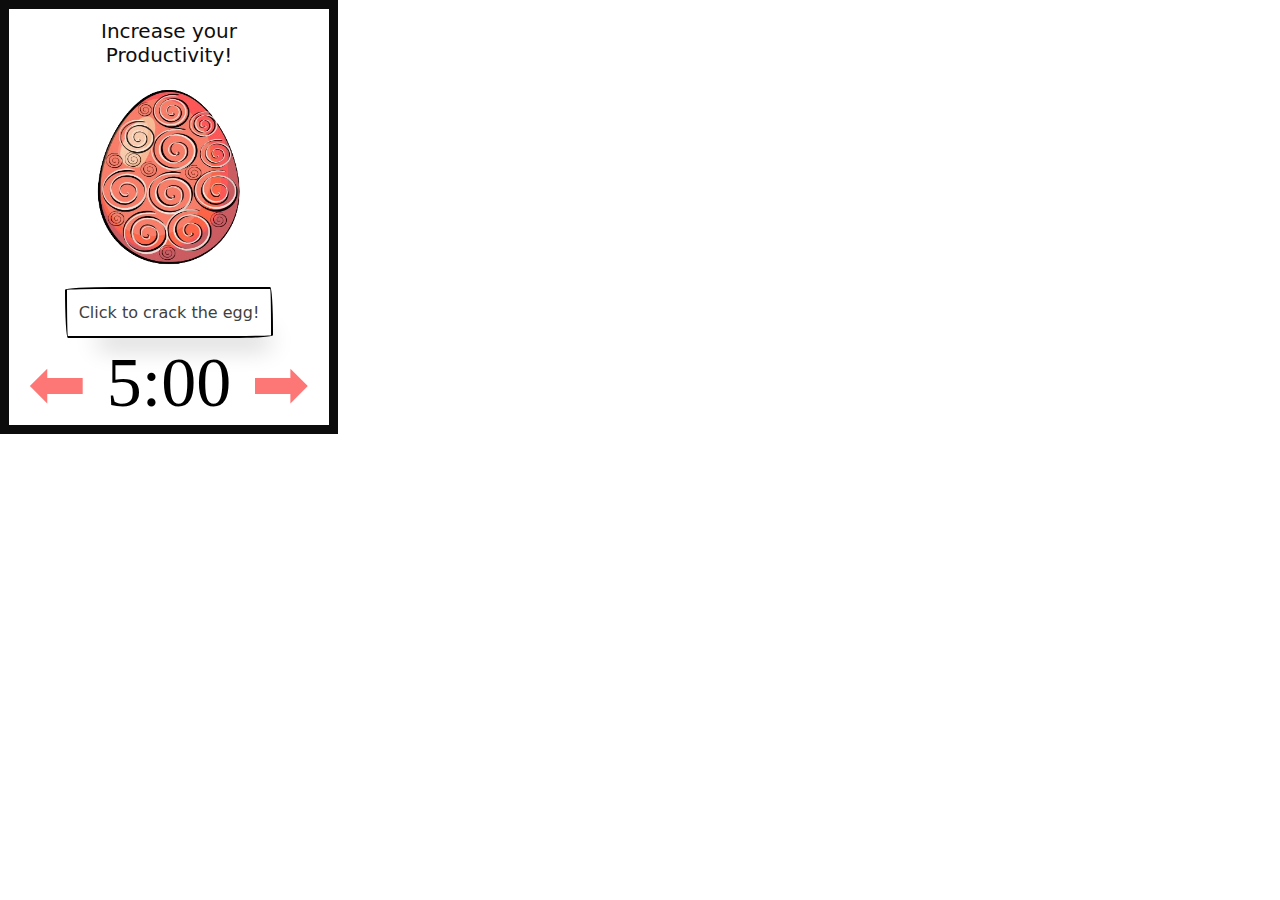
<file: index.html>
<!DOCTYPE html>
<html lang="en">
<head>
    <link rel="stylesheet" href="style.css">
</head>
<body>
    <div class="title" id="quotes">
      Increase your <br> Productivity!
    </div>

    <img id="eggz" class = "initialEgg" width = "150px" height = "180px" src = "assets/egg.png">

    <div class = "welcome-container">
      <button class="button-55" id="startTimer">
       Click to crack the egg!
      </button>
    </div>

    <!-- bg music -->
   <!-- <audio id="bgMusic" loop>
      <source src="assets/Far From Any Road.mp3" type="audio/mpeg">
  </audio> -->
  <!-- <button id="toggleMusic">Play/Pause Music</button> -->

    <div class="timerWrap">
    <div class = "timerDec" id = "timerDec"> 	&#x2B05;</div>
    <div class="result" id="result">5:00</div>
    <div class = "timerInc" id = "timerInc">	&#x27A1;</div>
    </div>


  <script src = "script.js"></script>
  <script src = "content.js"></script>
</body>
  
</html>
</file>
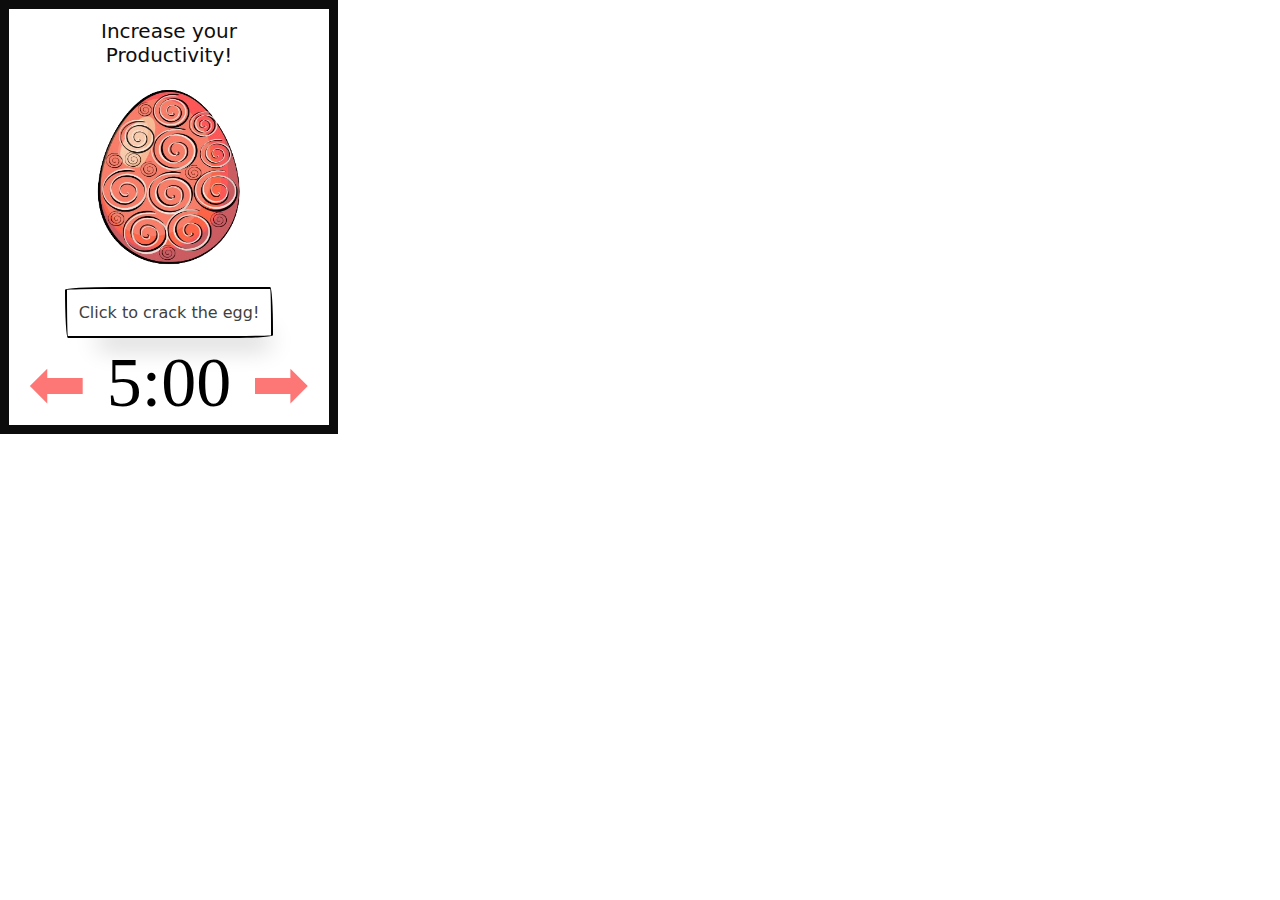
<file: frontend/index.html>
<!DOCTYPE html>
<html lang="en">
<head>
    <link rel="stylesheet" href="../frontend/style.css">
</head>
<body>
    <div class="title" id="quotes">
      Increase your <br> Productivity!
    </div>

    <img id="eggz" class = "initialEgg" width = "150px" height = "180px" src = "../assets/egg.png">

    <div class = "welcome-container">
      <button class="button-55" id="startTimer">
       Click to crack the egg!
      </button>
    </div>

    <!-- bg music -->
   <!-- <audio id="bgMusic" loop>
      <source src="assets/Far From Any Road.mp3" type="audio/mpeg">
  </audio> -->
  <!-- <button id="toggleMusic">Play/Pause Music</button> -->

    <div class="timerWrap">
    <div class = "timerDec" id = "timerDec"> 	&#x2B05;</div>
    <div class="result" id="result">5:00</div>
    <div class = "timerInc" id = "timerInc">	&#x27A1;</div>
    </div>


  <script src = "../frontend/script.js"></script>
  <script src = "../frontend/content.js"></script>
</body>
  
</html>
</file>
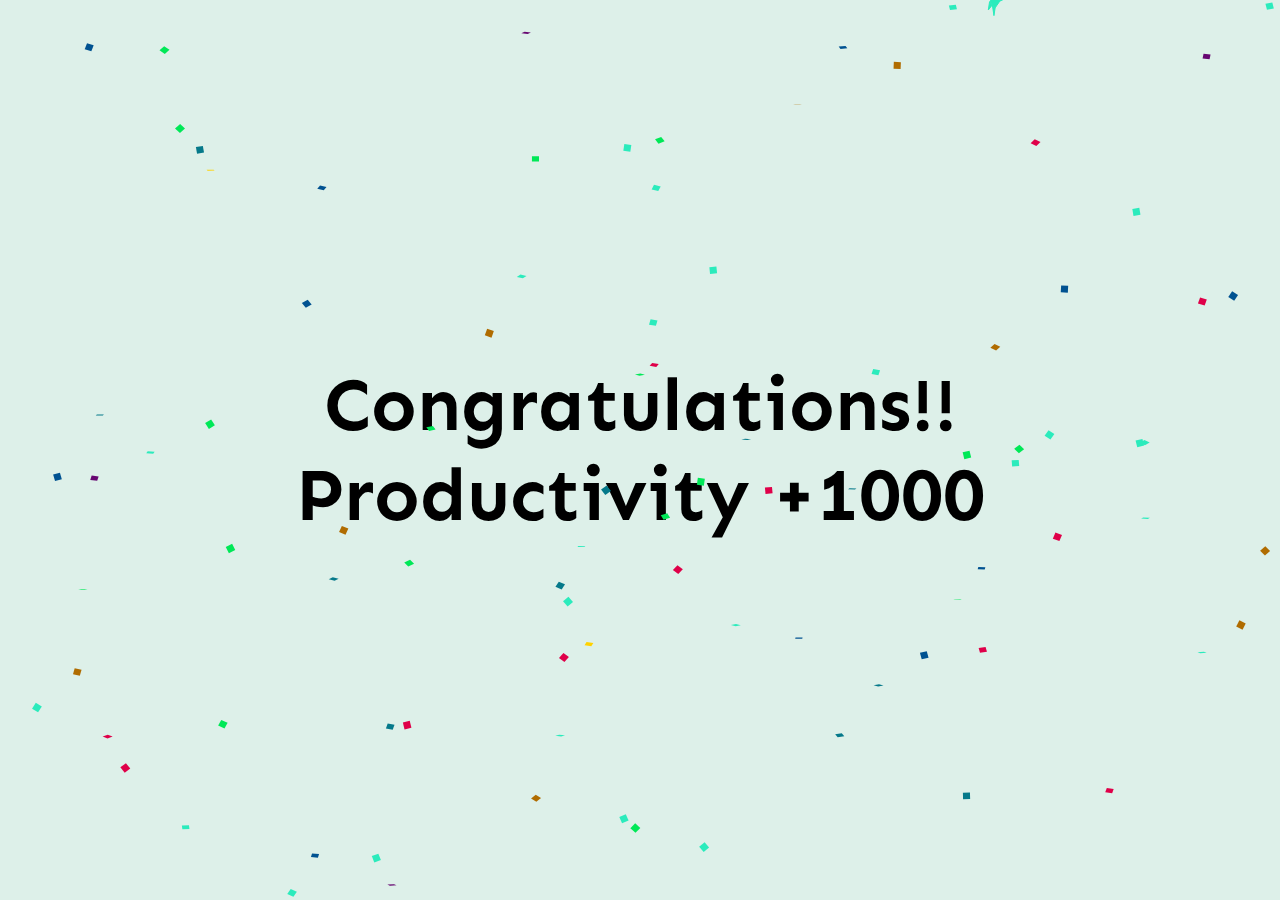
<file: main_page.html>
<!DOCTYPE html>
<html lang="en">
<head>
    <meta charset="UTF-8">
    <meta name="viewport" content="width=device-width, initial-scale=1.0">
    <title>Congratulations!</title>

    <style>
        @import url('https://fonts.googleapis.com/css2?family=Sen&display=swap');

  html, body {
    height: 100%;
    width:100%;
    margin: 0;
    padding: 0;
    font-size: 50px;
    background-color: #ddf0e9;
  }

  body {
    display:flex;
    justify-content: center;
    flex-direction: column;
  }

  h1, h2 {
    text-align: center;
    margin: 0; 
    font-family: 'Sen', sans-serif;
  }

  #confetti{
    position: absolute;
    left: 0;
    top: 0;
    height: 100%;
    width: 100%;
  }
    </style>
</head>
<body>
  <h2>Congratulations!!<br> Productivity +1000</h2>

  <canvas id="confetti"></canvas>  

    <script src="main_page.js"></script>
</body>
</html>
</file>
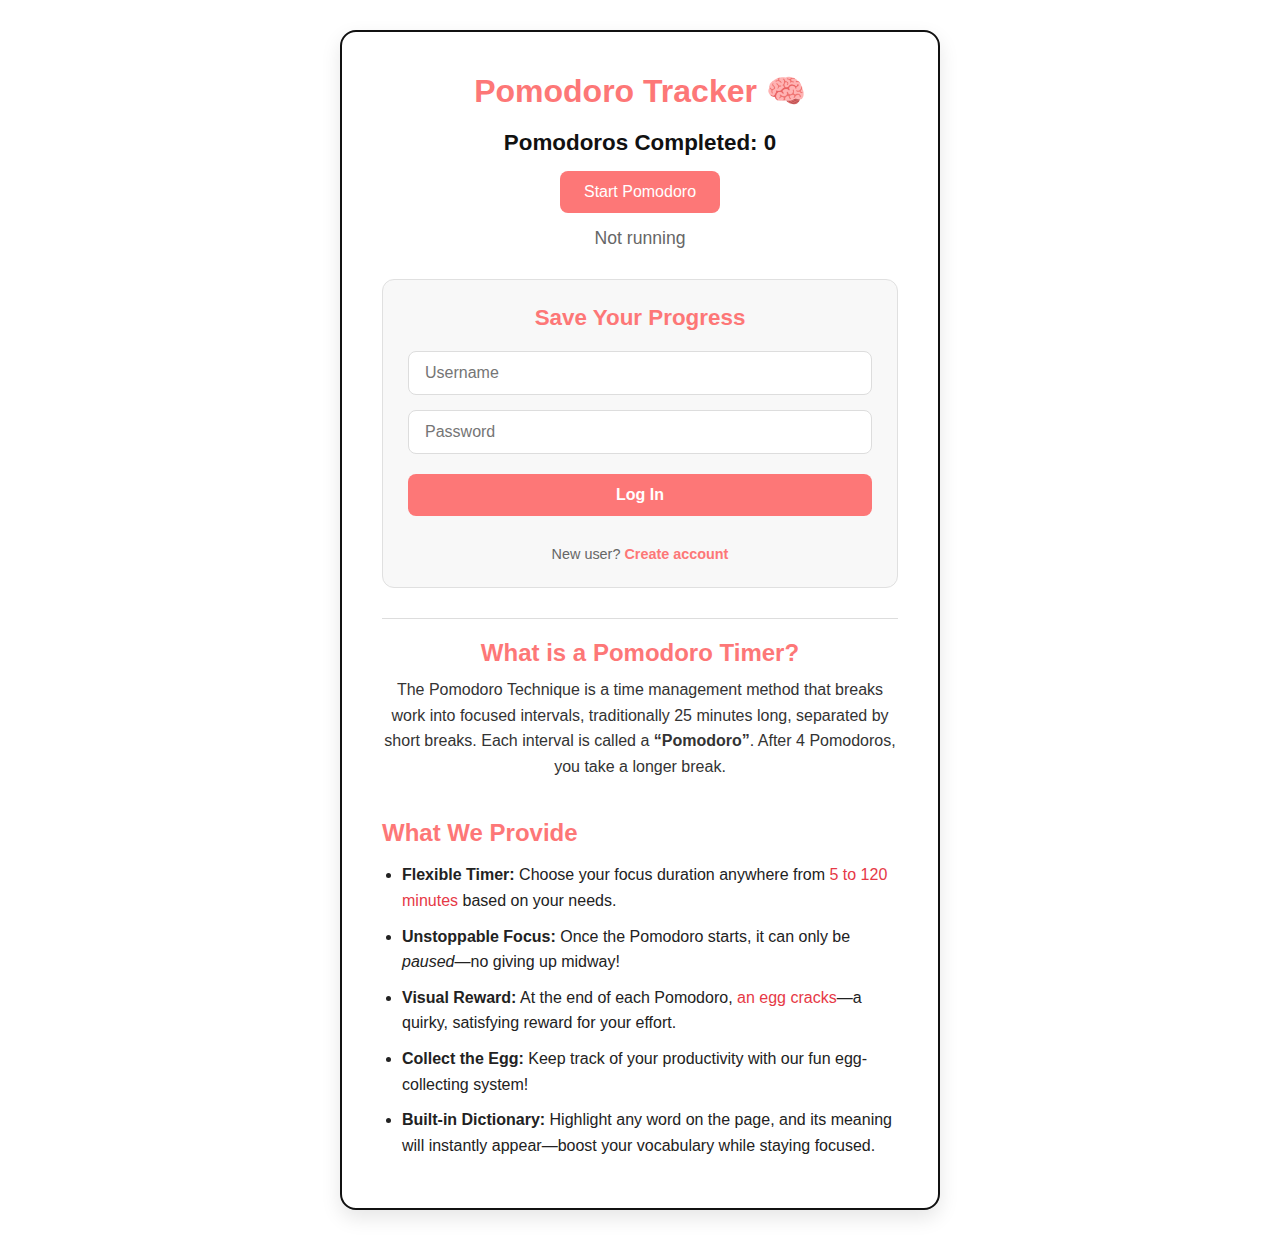
<file: frontend/dashboard.html>
<!DOCTYPE html>
<html lang="en">
<head>
  <meta charset="UTF-8" />
  <meta name="viewport" content="width=device-width, initial-scale=1.0"/>
  <title>Pomodoro Dashboard</title>
  <link rel="stylesheet" href="../frontend/dashboard.css">
</head>
<body>
  <div class="container">
    <h1>Pomodoro Tracker 🧠</h1>

    <p><span id="ppomodoroCountDisplay">0</span></p>

    <button id="start-timer">Start Pomodoro</button>
    <p id="timer-status">Not running</p>

    <!-- UPDATED AUTH SECTION -->
    <div id="auth-section" class="signup-section">
      <!-- Logged-in View (hidden by default) -->
      <div id="logged-in-view" style="display:none;">
        <h2>Welcome back, <span id="logged-in-username"></span>!</h2>
        <button id="logout-btn" class="signup-button">Log Out</button>
      </div>
      

      <!-- Login Form -->
      <div id="login-form">
        <h2>Save Your Progress</h2>
        <form class="signup-form">
          <div class="form-group">
            <input type="text" id="login-username" placeholder="Username" required>
          </div>
          <div class="form-group">
            <input type="password" id="login-password" placeholder="Password" required>
          </div>
          <button type="button" id="login-btn" class="signup-button">Log In</button>
          <p class="login-prompt">New user? <a href="#" id="show-signup">Create account</a></p>
        </form>
      </div>

      <!-- Signup Form (hidden by default) -->
      <div id="signup-form" style="display:none;">
        <h2>Create Account</h2>
        <form class="signup-form">
          <div class="form-group">
            <input type="text" id="signup-username" placeholder="Username" required>
          </div>
          <div class="form-group">
            <input type="password" id="signup-password" placeholder="Password" required>
          </div>
          <button type="button" id="signup-btn" class="signup-button">Sign Up</button>
          <p class="login-prompt">Already have an account? <a href="#" id="show-login">Log in</a></p>
        </form>
      </div>
    </div>

    <div class="info-section">
      <h2>What is a Pomodoro Timer?</h2>
      <p>
        The Pomodoro Technique is a time management method that breaks work into focused intervals, traditionally 25 minutes long, separated by short breaks.
        Each interval is called a <strong>“Pomodoro”</strong>. After 4 Pomodoros, you take a longer break.
      </p>
    </div>
    <div class="features-section">
      <h2>What We Provide</h2>
      <ul>
        <li><strong>Flexible Timer:</strong> Choose your focus duration anywhere from <span style="color:#e63946;">5 to 120 minutes</span> based on your needs.</li>
        <li><strong>Unstoppable Focus:</strong> Once the Pomodoro starts, it can only be <em>paused</em>—no giving up midway!</li>
        <li><strong>Visual Reward:</strong> At the end of each Pomodoro, <span style="color:#e63946;">an egg cracks</span>—a quirky, satisfying reward for your effort.</li>
        <li><strong>Collect the Egg:</strong> Keep track of your productivity with our fun egg-collecting system!</li>
        <li><strong>Built-in Dictionary:</strong> Highlight any word on the page, and its meaning will instantly appear—boost your vocabulary while staying focused.</li>
      </ul>
    </div>
  </div>

  <!-- Include auth dependencies -->
  <script src="auth.js"></script>
  <script src="auth-ui.js"></script>
  <script src="dashboard.js"></script>
</body>
</html>
</file>
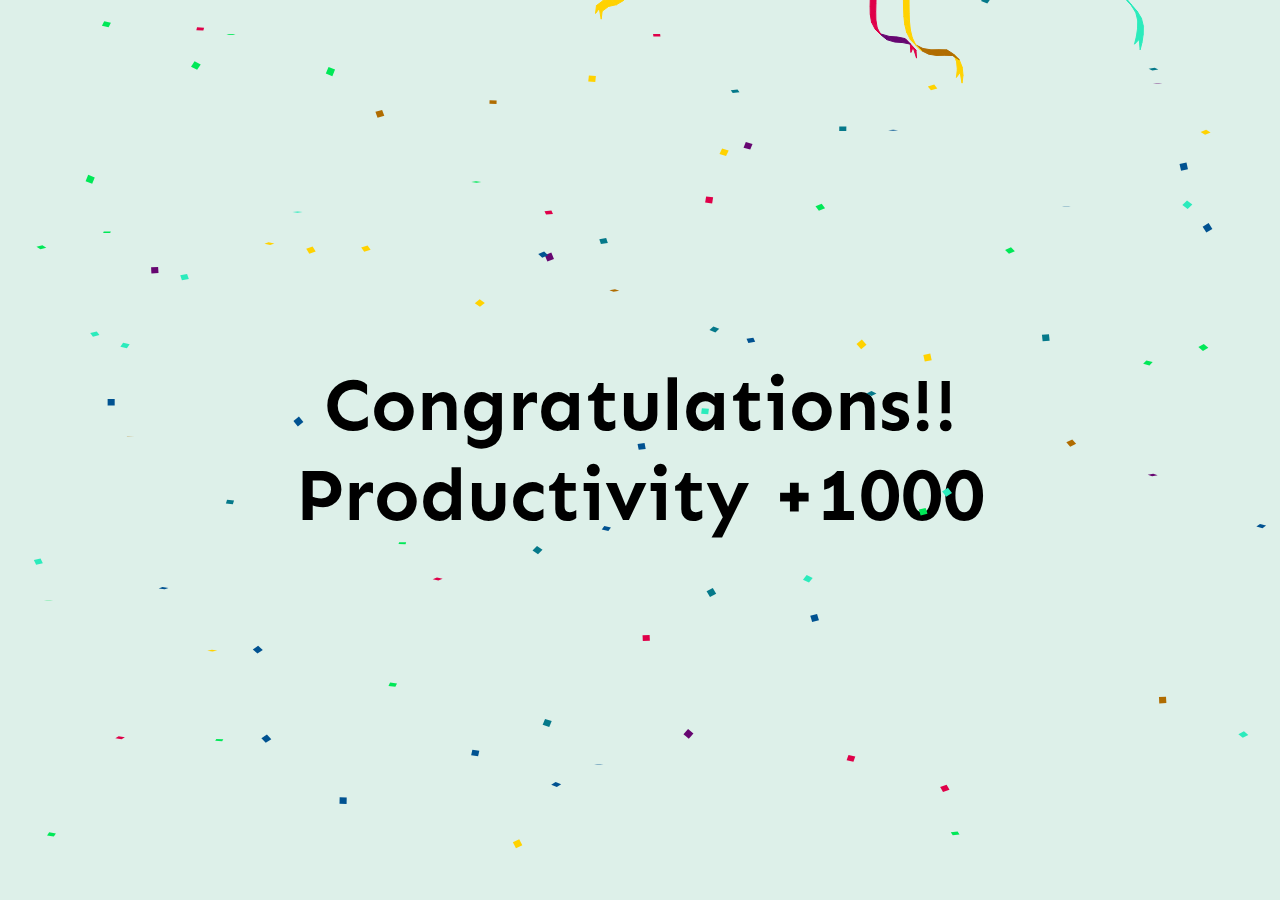
<file: frontend/main_page.html>
<!DOCTYPE html>
<html lang="en">
<head>
    <meta charset="UTF-8">
    <meta name="viewport" content="width=device-width, initial-scale=1.0">
    <title>Congratulations!</title>

    <style>
        @import url('https://fonts.googleapis.com/css2?family=Sen&display=swap');

  html, body {
    height: 100%;
    width:100%;
    margin: 0;
    padding: 0;
    font-size: 50px;
    background-color: #ddf0e9;
  }

  body {
    display:flex;
    justify-content: center;
    flex-direction: column;
  }

  h1, h2 {
    text-align: center;
    margin: 0; 
    font-family: 'Sen', sans-serif;
  }

  #confetti{
    position: absolute;
    left: 0;
    top: 0;
    height: 100%;
    width: 100%;
  }
    </style>
</head>
<body>
  <h2>Congratulations!!<br> Productivity +1000</h2>

  <canvas id="confetti"></canvas>  

    <script src="../frontend/main_page.js"></script>
</body>
</html>
</file>
<file: style.css>
body{
  width: 320px;
  margin: 0px;
  border: 0px;
  /* border: 12px solid rgb(255, 242, 129); */
  /* background-color: rgb(253, 253, 253); */
  border: 9px solid rgb(12, 12, 12);
  background-color: rgb(255, 255, 255);
}

.welcome-container{
  /* height:100px; */
  /* width: 300px; */
  text-align: center;
}

p{
  font-size: 35px;
  text-align: center;
  width: auto;
  color : rgb(17, 17, 17);
  padding: 0;
  /*border: 3px solid red;*/  
  margin: 0;
}

.title{
  /* font-family: 'Segoe UI', Tahoma, Geneva, Verdana, sans-serif; */
  font-family:system-ui, -apple-system, BlinkMacSystemFont, 'Segoe UI', Roboto, 
  Oxygen, Ubuntu, Cantarell, 'Open Sans', 'Helvetica Neue', sans-serif;
  font-size: 20px;
  text-align: center;
  margin-top: 10px;
  color : rgb(14, 13, 13);
}

.initialEgg{
  /* background: #ffe694; */
  /* border-radius: 50%; */
  display: block;
  margin-left: auto;
  margin-right: auto;
  margin-top: 20px;
}

.timerWrap{
  display: flex;
  flex-direction: row;
  /*border: 2px solid black;*/
  justify-content: space-evenly;
  margin-top: 5px;
}

.timerInc{
  font-size: 70px;
  color: #fd7777;
  font-weight: 500;
}

.timerDec{
  font-size: 70px;
  color: #fd7777;
  font-weight: 500;
}

.result{
  font-size: 70px;
  font-weight: 500;
}

@keyframes shake {
  0% { transform: translateX(0); }
  25% { transform: translateX(-5px) rotate(-2deg); }
  50% { transform: translateX(5px) rotate(2deg); }
  75% { transform: translateX(-5px) rotate(-2deg); }
  100% { transform: translateX(0); }
}

.shake {
  animation: shake 0.3s ease-in-out infinite;
}


/*
<button class="button-55" role="button">Button 55</button>
*/
/* CSS */
.button-55 {
  align-self: center;
  background-color: #fff;
  background-image: none;
  background-position: 0 90%;
  background-repeat: repeat no-repeat;
  background-size: 4px 3px;
  border-radius: 15px 225px 255px 15px 15px 255px 225px 15px;
  border-style: solid;
  border-width: 2px;
  box-shadow: rgba(0, 0, 0, .2) 15px 28px 25px -18px;
  box-sizing: border-box;
  color: #41403e;
  cursor: pointer;
  display: inline-block;
  font-family:system-ui, -apple-system, BlinkMacSystemFont, 'Segoe UI', Roboto, 
  Oxygen, Ubuntu, Cantarell, 'Open Sans', 'Helvetica Neue', sans-serif;
  font-size: 1rem;
  line-height: 23px;
  outline: none;
  padding: .75rem;
  text-decoration: none;
  transition: all 235ms ease-in-out;
  border-bottom-left-radius: 15px 255px;
  border-bottom-right-radius: 225px 15px;
  border-top-left-radius: 255px 15px;
  border-top-right-radius: 15px 225px;
  user-select: none;
  -webkit-user-select: none;
  touch-action: manipulation;

  margin-top: 20px;
  /* margin-left: 160px; */
}

.button-55:hover {
  box-shadow: rgba(0, 0, 0, .3) 2px 8px 8px -5px;
  transform: translate3d(0, 2px, 0);
}

.button-55:focus {
  box-shadow: rgba(0, 0, 0, .3) 2px 8px 4px -6px;
}
</file>
<file: frontend/style.css>
body{
  width: 320px;
  margin: 0px;
  border: 0px;
  /* border: 12px solid rgb(255, 242, 129); */
  /* background-color: rgb(253, 253, 253); */
  border: 9px solid rgb(12, 12, 12);
  background-color: rgb(255, 255, 255);
}

.welcome-container{
  /* height:100px; */
  /* width: 300px; */
  text-align: center;
}

p{
  font-size: 35px;
  text-align: center;
  width: auto;
  color : rgb(17, 17, 17);
  padding: 0;
  /*border: 3px solid red;*/  
  margin: 0;
}

.title{
  /* font-family: 'Segoe UI', Tahoma, Geneva, Verdana, sans-serif; */
  font-family:system-ui, -apple-system, BlinkMacSystemFont, 'Segoe UI', Roboto, 
  Oxygen, Ubuntu, Cantarell, 'Open Sans', 'Helvetica Neue', sans-serif;
  font-size: 20px;
  text-align: center;
  margin-top: 10px;
  color : rgb(14, 13, 13);
}

.initialEgg{
  /* background: #ffe694; */
  /* border-radius: 50%; */
  display: block;
  margin-left: auto;
  margin-right: auto;
  margin-top: 20px;
}

.timerWrap{
  display: flex;
  flex-direction: row;
  /*border: 2px solid black;*/
  justify-content: space-evenly;
  margin-top: 5px;
}

.timerInc{
  font-size: 70px;
  color: #fd7777;
  font-weight: 500;
}

.timerDec{
  font-size: 70px;
  color: #fd7777;
  font-weight: 500;
}

.result{
  font-size: 70px;
  font-weight: 500;
}

@keyframes shake {
  0% { transform: translateX(0); }
  25% { transform: translateX(-5px) rotate(-2deg); }
  50% { transform: translateX(5px) rotate(2deg); }
  75% { transform: translateX(-5px) rotate(-2deg); }
  100% { transform: translateX(0); }
}

.shake {
  animation: shake 0.3s ease-in-out infinite;
}


/*
<button class="button-55" role="button">Button 55</button>
*/
/* CSS */
.button-55 {
  align-self: center;
  background-color: #fff;
  background-image: none;
  background-position: 0 90%;
  background-repeat: repeat no-repeat;
  background-size: 4px 3px;
  border-radius: 15px 225px 255px 15px 15px 255px 225px 15px;
  border-style: solid;
  border-width: 2px;
  box-shadow: rgba(0, 0, 0, .2) 15px 28px 25px -18px;
  box-sizing: border-box;
  color: #41403e;
  cursor: pointer;
  display: inline-block;
  font-family:system-ui, -apple-system, BlinkMacSystemFont, 'Segoe UI', Roboto, 
  Oxygen, Ubuntu, Cantarell, 'Open Sans', 'Helvetica Neue', sans-serif;
  font-size: 1rem;
  line-height: 23px;
  outline: none;
  padding: .75rem;
  text-decoration: none;
  transition: all 235ms ease-in-out;
  border-bottom-left-radius: 15px 255px;
  border-bottom-right-radius: 225px 15px;
  border-top-left-radius: 255px 15px;
  border-top-right-radius: 15px 225px;
  user-select: none;
  -webkit-user-select: none;
  touch-action: manipulation;

  margin-top: 20px;
  /* margin-left: 160px; */
}

.button-55:hover {
  box-shadow: rgba(0, 0, 0, .3) 2px 8px 8px -5px;
  transform: translate3d(0, 2px, 0);
}

.button-55:focus {
  box-shadow: rgba(0, 0, 0, .3) 2px 8px 4px -6px;
}
</file>
<file: frontend/dashboard.css>
/* Reset */
* {
    margin: 0;
    padding: 0;
    box-sizing: border-box;
    font-family: 'Segoe UI', Tahoma, Geneva, Verdana, sans-serif;
  }
  
  /* Body Styling */
  body {
    background-color: #ffffff;
    color: #111111;
    display: flex;
    align-items: center;
    justify-content: center;
    min-height: 100vh;
    padding: 30px 15px;
  }
  
  /* Main Container */
  .container {
    background: #fff;
    border: 2px solid #111;
    border-radius: 16px;
    box-shadow: 0 8px 20px rgba(0, 0, 0, 0.1);
    max-width: 600px;
    width: 100%;
    padding: 40px;
    text-align: center;
  }
  
  /* Heading */
  .container h1 {
    font-size: 2rem;
    color: #fd7777;
    margin-bottom: 20px;
  }
  
  /* Pomodoro Count Display */
  #ppomodoroCountDisplay {
    font-weight: bold;
    font-size: 1.4rem;
    color: #111;
  }
  
  /* Button Styling */
  button {
    background-color: #fd7777;
    color: #ffffff;
    border: none;
    padding: 12px 24px;
    border-radius: 8px;
    font-size: 1rem;
    cursor: pointer;
    margin-top: 15px;
    transition: background-color 0.3s ease, transform 0.2s ease;
  }
  
  button:hover {
    background-color: #b71c1c;
    transform: scale(1.05);
  }
  
  /* Timer Status Text */
  #timer-status {
    margin-top: 15px;
    font-size: 1.1rem;
    color: #666666;
  }
  
  /* Info Section */
  .info-section {
    margin-top: 30px;
    padding-top: 20px;
    border-top: 1px solid #ddd;
  }
  
  .info-section h2 {
    font-size: 1.5rem;
    color: #fd7777;
    margin-bottom: 10px;
  }
  
  .info-section p {
    font-size: 1rem;
    color: #333333;
    line-height: 1.6;
    margin-bottom: 10px;
  }
  
  .features-section {
    margin-top: 40px;
    text-align: left;
  }
  
  .features-section h2 {
    font-size: 1.5rem;
    color: #fd7777;
    margin-bottom: 15px;
  }
  
  .features-section ul {
    list-style-type: disc;
    padding-left: 20px;
  }
  
  .features-section li {
    font-size: 1rem;
    color: #222;
    margin-bottom: 10px;
    line-height: 1.6;
  }


/* ===== SIGNUP FORM STYLES ===== */
.signup-section {
  margin-top: 30px;
  padding: 25px;
  background-color: #f8f8f8;
  border-radius: 12px;
  border: 1px solid #e0e0e0;
}

.signup-section h2 {
  font-size: 1.4rem;
  color: #fd7777;
  margin-bottom: 20px;
}

.signup-form {
  display: flex;
  flex-direction: column;
  gap: 15px;
}

.form-group {
  display: flex;
  flex-direction: column;
}

.signup-form input {
  padding: 12px 16px;
  border: 1px solid #ddd;
  border-radius: 8px;
  font-size: 1rem;
  transition: border-color 0.3s ease;
}

.signup-form input:focus {
  outline: none;
  border-color: #fd7777;
}

.signup-button {
  background-color: #fd7777;
  color: white;
  border: none;
  padding: 12px;
  border-radius: 8px;
  font-weight: 600;
  cursor: pointer;
  margin-top: 5px;
}

.signup-button:hover {
  background-color: #b71c1c;
}

.login-prompt {
  margin-top: 15px;
  color: #666;
  font-size: 0.9rem;
}

.login-prompt a {
  color: #fd7777;
  text-decoration: none;
  font-weight: 600;
}

.login-prompt a:hover {
  text-decoration: underline;
}
</file>
